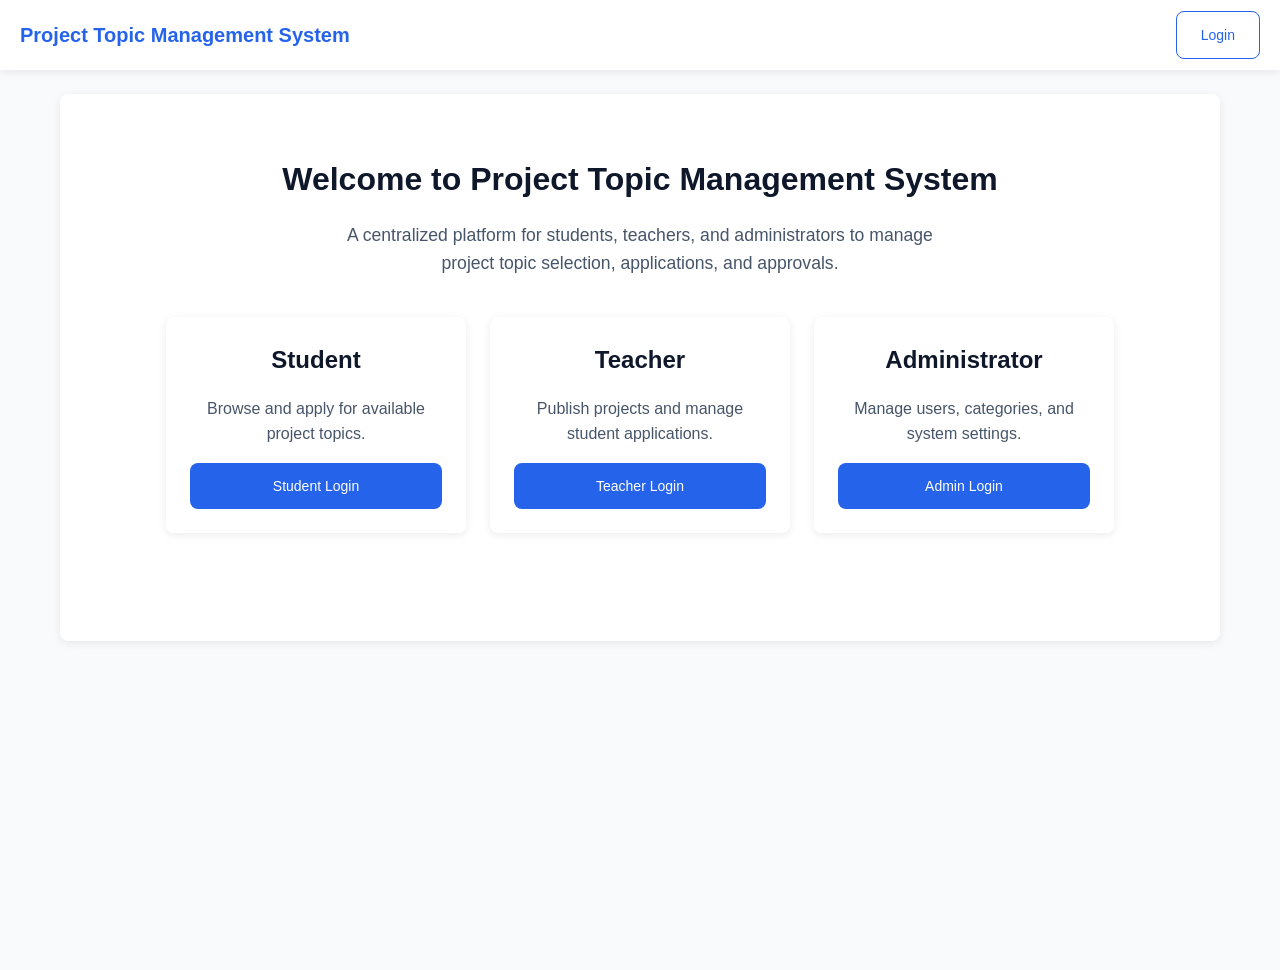
<file: index.html>
<!DOCTYPE html>
<html lang="en">
<head>
    <meta charset="UTF-8">
    <meta name="viewport" content="width=device-width, initial-scale=1.0">
    <title>Project Topic Management System</title>
    <link rel="stylesheet" href="../css/global.css">
</head>
<body>
    <header class="header">
        <div class="header-logo">Project Topic Management System</div>
        <div class="header-user">
            <a href="login.html" class="btn btn-outline">Login</a>
        </div>
    </header>

    <main class="main-content">
        <div class="container">
            <div class="card" style="text-align: center; padding: 60px 40px;">
                <h1 style="font-size: 2rem; margin-bottom: 16px;">Welcome to Project Topic Management System</h1>
                <p style="font-size: 1.1rem; color: var(--text-secondary); max-width: 600px; margin: 0 auto 40px;">
                    A centralized platform for students, teachers, and administrators to manage project topic selection, applications, and approvals.
                </p>

                <div class="row" style="justify-content: center;">
                    <div class="col-6" style="max-width: 280px;">
                        <div class="card" style="text-align: center;">
                            <h2>Student</h2>
                            <p>Browse and apply for available project topics.</p>
                            <a href="login.html" class="btn btn-primary btn-full">Student Login</a>
                        </div>
                    </div>
                    <div class="col-6" style="max-width: 280px;">
                        <div class="card" style="text-align: center;">
                            <h2>Teacher</h2>
                            <p>Publish projects and manage student applications.</p>
                            <a href="login.html" class="btn btn-primary btn-full">Teacher Login</a>
                        </div>
                    </div>
                    <div class="col-6" style="max-width: 280px;">
                        <div class="card" style="text-align: center;">
                            <h2>Administrator</h2>
                            <p>Manage users, categories, and system settings.</p>
                            <a href="login.html" class="btn btn-primary btn-full">Admin Login</a>
                        </div>
                    </div>
                </div>
            </div>
        </div>
    </main>
</body>
</html>
</file>
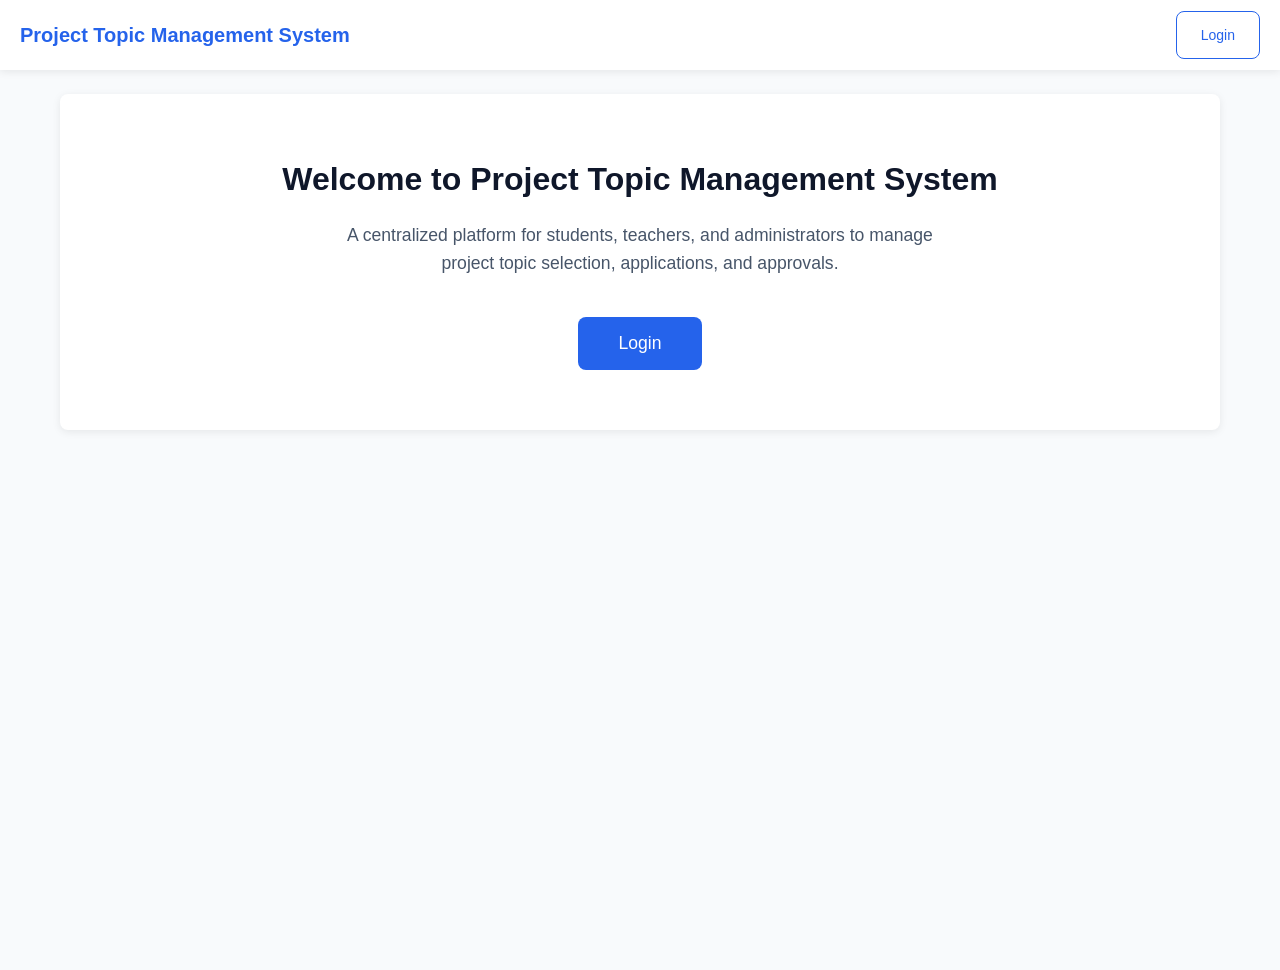
<file: html/index.html>
<!DOCTYPE html>
<html lang="en">
<head>
    <meta charset="UTF-8">
    <meta name="viewport" content="width=device-width, initial-scale=1.0">
    <title>Project Topic Management System</title>
    <link rel="stylesheet" href="../css/global.css">
</head>
<body>
    <header class="header">
        <div class="header-logo">Project Topic Management System</div>
        <div class="header-user">
            <a href="login.html" class="btn btn-outline">Login</a>
        </div>
    </header>

    <main class="main-content">
        <div class="container">
            <div class="card" style="text-align: center; padding: 60px 40px;">
                <h1 style="font-size: 2rem; margin-bottom: 16px;">Welcome to Project Topic Management System</h1>
                <p style="font-size: 1.1rem; color: var(--text-secondary); max-width: 600px; margin: 0 auto 40px;">
                    A centralized platform for students, teachers, and administrators to manage project topic selection, applications, and approvals.
                </p>

                <!-- 统一登录按钮 -->
                <div style="text-align: center;">
                    <a href="login.html" class="btn btn-primary" style="padding: 12px 40px; font-size: 1.1rem;">Login</a>
                </div>
            </div>
        </div>
    </main>
</body>
</html>
</file>
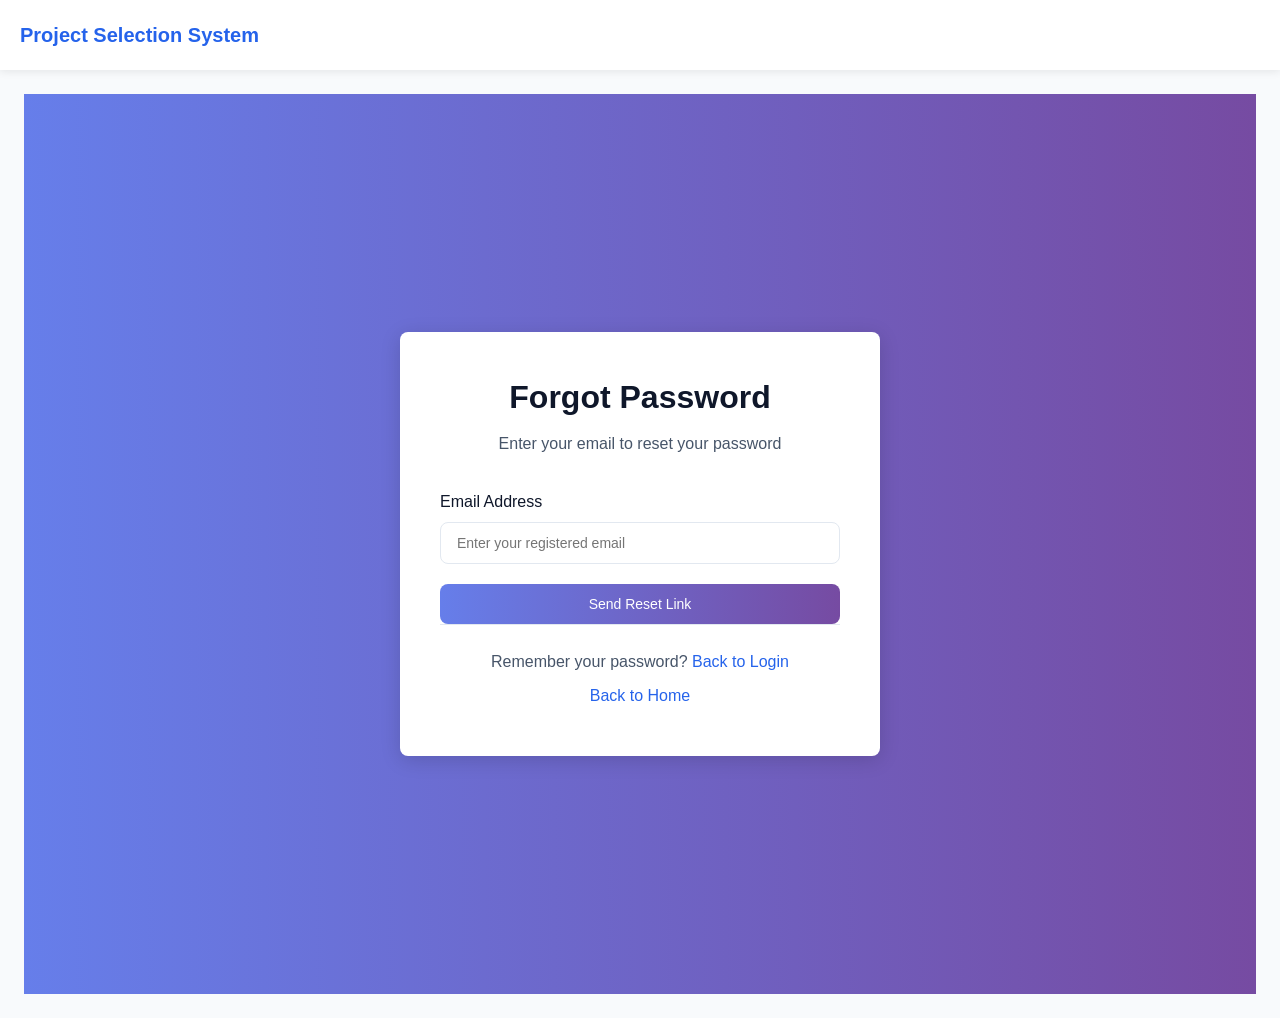
<file: forgot-password.html>
<!DOCTYPE html>
<html lang="en">
<head>
    <meta charset="UTF-8">
    <meta name="viewport" content="width=device-width, initial-scale=1.0">
    <title>Forgot Password | Project Selection System</title>
    <!-- Path fix: from common/html/ to common/css/, use ../css/ -->
    <link rel="stylesheet" href="../css/global.css">
    <link rel="stylesheet" href="../css/forgot-password.css">
</head>
<body>
    <header class="header">
        <div class="header-logo" id="logoHome">Project Selection System</div>
    </header>

    <main class="main-content">
        <div class="auth-container">
            <div class="auth-card">
                <div class="auth-header">
                    <h1>Forgot Password</h1>
                    <p>Enter your email to reset your password</p>
                </div>

                <form id="forgotPasswordForm">
                    <div class="form-group">
                        <label>Email Address</label>
                        <input type="email" id="resetEmail" placeholder="Enter your registered email" required>
                    </div>

                    <button type="submit" class="btn btn-primary btn-full">Send Reset Link</button>
                    <div id="forgotMessage" class="message-area"></div>
                </form>

                <div class="auth-footer">
                    <p>Remember your password? <a href="login.html">Back to Login</a></p>
                    <p><a href="./index.html">Back to Home</a></p>
                </div>
            </div>
        </div>
    </main>

    <script src="https://code.jquery.com/jquery-3.7.1.min.js"></script>
    <script src="../js/utils.js"></script>
    <script>
        $(document).ready(function() {
            $('#logoHome').on('click', function() {
                window.location.href = "index.html";
            });

            $('#forgotPasswordForm').on('submit', function(e) {
                e.preventDefault();
                const email = $('#resetEmail').val().trim();
                if (!email) {
                    $('#forgotMessage').text('Please enter your email').removeClass('success').addClass('error');
                    return;
                }
                $('#forgotMessage').text('Reset link sent! Please check your email').removeClass('error').addClass('success');
                setTimeout(() => {
                    window.location.href = 'login.html';
                }, 3000);
            });
        });
    </script>
</body>
</html>
</file>
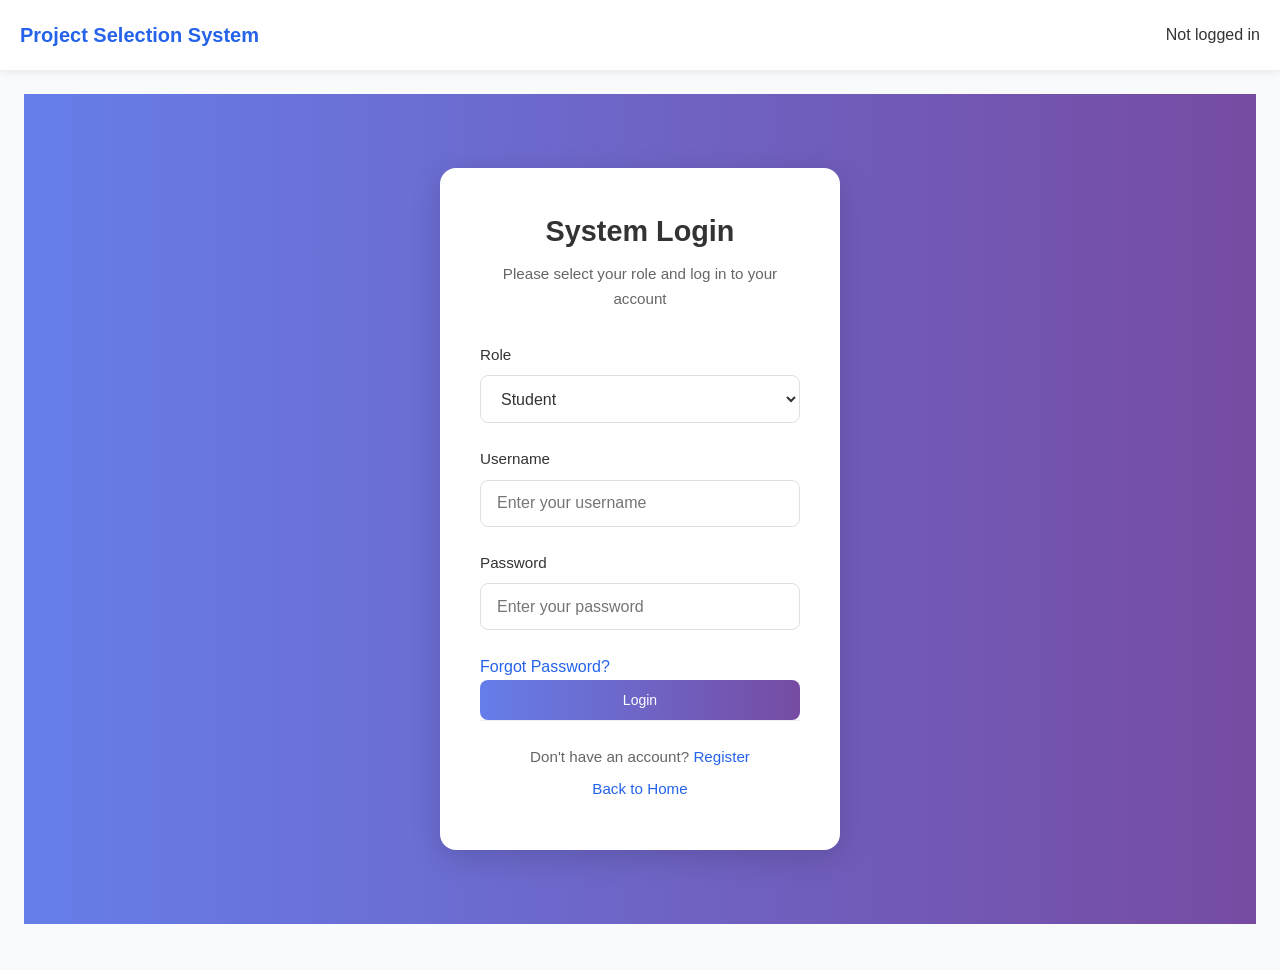
<file: login.html>
<!DOCTYPE html>
<html lang="en">
<head>
    <meta charset="UTF-8">
    <meta name="viewport" content="width=device-width, initial-scale=1.0">
    <title>Login | Project Selection System</title>
    <!-- Reference global styles (path correct: from common/html/ to common/css/, ../css/) -->
    <link rel="stylesheet" href="../css/global.css">
    <!-- Reference login page exclusive styles (corresponds to login.css in your common/css) -->
    <link rel="stylesheet" href="../css/login.css">
</head>
<body>
    <header class="header">
        <div class="header-logo" id="logoHome">Project Selection System</div>
        <div class="header-user" id="userInfoArea"></div>
    </header>

    <main class="main-content">
        <div class="auth-container">
            <div class="auth-card">
                <div class="auth-header">
                    <h1>System Login</h1>
                    <p>Please select your role and log in to your account</p>
                </div>

                <form id="loginForm">
                    <div class="form-group">
                        <label>Role</label>
                        <select id="loginRole" required>
                            <option value="STUDENT">Student</option>
                            <option value="TEACHER">Teacher</option>
                            <option value="ADMIN">Administrator</option>
                        </select>
                    </div>

                    <div class="form-group">
                        <label>Username</label>
                        <input type="text" id="loginUsername" placeholder="Enter your username" required>
                    </div>

                    <div class="form-group">
                        <label>Password</label>
                        <input type="password" id="loginPassword" placeholder="Enter your password" required>
                    </div>

                    <!-- Same level jump: write filename directly -->
                    <div class="form-options">
                        <a href="forgot-password.html" class="forgot-link">Forgot Password?</a>
                    </div>

                    <button type="submit" class="btn btn-primary btn-full">Login</button>
                    <div id="loginMessage" class="message-area"></div>
                </form>

                <div class="auth-footer">
                    <p>Don't have an account? <a href="register.html">Register</a></p>
                    <!-- Return to home path: from common/html/ to frontend/, need ../ twice -->
                    <p><a href="./index.html">Back to Home</a></p>
                </div>
            </div>
        </div>
    </main>

    <script src="https://code.jquery.com/jquery-3.7.1.min.js"></script>
    <!-- Reference common JS (path correct) -->
    <script src="../js/utils.js"></script>
    <script src="../js/api.js"></script>
    <script>
        if (!mockUsers || mockUsers.length === 0) {
            mockUsers = [
                { id: 1, username: "student1", password: "123", role: "STUDENT", name: "John Doe", email: "s1@test.com" },
                { id: 2, username: "teacher1", password: "123", role: "TEACHER", name: "Prof. Smith", email: "t1@test.com" },
                { id: 3, username: "admin1", password: "123", role: "ADMIN", name: "System Admin", email: "admin@test.com" }
            ];
            saveUsers(mockUsers);
        }

        currentUser = null;
        const SESSION_KEY = 'project_system_user';

        function saveSession() {
            if (currentUser) {
                sessionStorage.setItem(SESSION_KEY, JSON.stringify(currentUser));
            } else {
                sessionStorage.removeItem(SESSION_KEY);
            }
        }

        function loadSession() {
            const stored = sessionStorage.getItem(SESSION_KEY);
            if (stored) {
                try {
                    currentUser = JSON.parse(stored);
                } catch (e) {
                    currentUser = null;
                }
            } else {
                currentUser = null;
            }
        }

        function showMessage(selector, msg, type) {
            const $msgDiv = $(selector);
            $msgDiv.text(msg).removeClass('message-success message-error').addClass('message-' + type).show();
            setTimeout(() => {
                $msgDiv.hide().text('').removeClass('message-' + type);
            }, 3000);
        }

        function updateHeader() {
            if (currentUser && currentUser.name) {
                let roleText = '';
                switch (currentUser.role) {
                    case 'STUDENT': roleText = 'Student'; break;
                    case 'TEACHER': roleText = 'Teacher'; break;
                    case 'ADMIN': roleText = 'Admin'; break;
                    default: roleText = '';
                }
                $('#userInfoArea').html(`Welcome, ${currentUser.name} (${roleText}) | <a href="#" id="logoutBtn" style="color:#667eea; text-decoration:none;">Logout</a>`);
                $('#logoutBtn').on('click', function(e) {
                    e.preventDefault();
                    currentUser = null;
                    localStorage.removeItem('authToken');
                    saveSession();
                    window.location.reload();
                });
            } else {
                $('#userInfoArea').html('Not logged in');
            }
        }

        // Adapt to your role directory structure
        function getRedirectUrl(role) {
            switch (role) {
                case 'STUDENT':
                    return "../../student/html/student-dashboard.html";
                case 'TEACHER':
                    return "../../teacher/html/teacher.html";
                case 'ADMIN':
                    return "../../ administrator/html/administrator.html";
                default:
                    return "../../index.html";
            }
        }

        async function handleLogin(role, username, password) {
            try {
                const data = await AuthAPI.login(username, password);
                localStorage.setItem('authToken', data.token);
                localStorage.setItem('currentUser', JSON.stringify(data.user));
                showMessage('#loginMessage', 'Login successful, redirecting...', 'success');
                setTimeout(() => {
                    window.location.href = getRedirectUrl(data.user.role);
                }, 800);
            } catch (err) {
                showMessage('#loginMessage', err.message || 'Login failed', 'error');
            }
        }

        $(document).ready(function() {
            loadSession();
            if (currentUser) {
                window.location.href = getRedirectUrl(currentUser.role);
                return;
            }
            updateHeader();

            $('#logoHome').on('click', function() {
                window.location.href = "index.html";
            });

            $('#loginForm').on('submit', function(e) {
                e.preventDefault();
                const role = $('#loginRole').val();
                const username = $('#loginUsername').val().trim();
                const password = $('#loginPassword').val();

                if (!username || !password) {
                    showMessage('#loginMessage', 'Please enter username and password', 'error');
                    return;
                }

                handleLogin(role, username, password);
            });
        });
    </script>
</body>
</html>
</file>
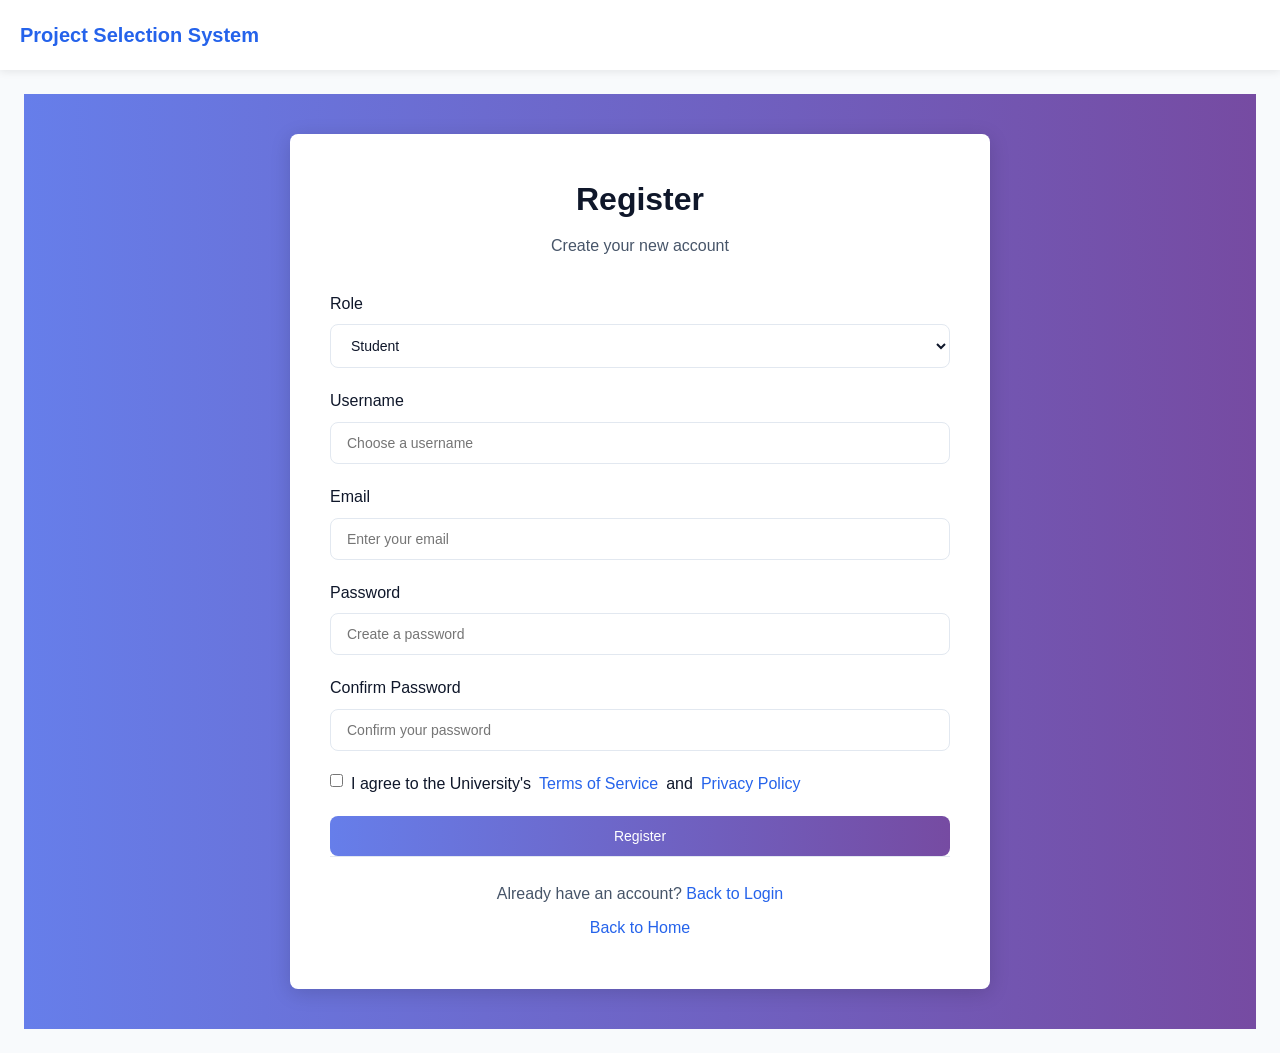
<file: register.html>
<!DOCTYPE html>
<html lang="en">
<head>
    <meta charset="UTF-8">
    <meta name="viewport" content="width=device-width, initial-scale=1.0">
    <title>Register | Project Selection System</title>
    <!-- Path fix: from common/html/ to common/css/, use ../css/ -->
    <link rel="stylesheet" href="../css/global.css">
    <link rel="stylesheet" href="../css/register.css">
</head>
<body>
    <header class="header">
        <div class="header-logo" id="logoHome">Project Selection System</div>
    </header>

    <main class="main-content">
        <div class="auth-container">
            <div class="auth-card">
                <div class="auth-header">
                    <h1>Register</h1>
                    <p>Create your new account</p>
                </div>

                <form id="registerForm">
                    <div class="form-group">
                        <label>Role</label>
                        <select id="registerRole" required>
                            <option value="STUDENT">Student</option>
                            <option value="TEACHER">Teacher</option>
                            <option value="ADMIN">Administrator</option>
                        </select>
                    </div>

                    <div class="form-group">
                        <label>Username</label>
                        <input type="text" id="registerUsername" placeholder="Choose a username" required>
                    </div>

                    <div class="form-group">
                        <label>Email</label>
                        <input type="email" id="registerEmail" placeholder="Enter your email" required>
                    </div>

                    <div class="form-group">
                        <label>Password</label>
                        <input type="password" id="registerPassword" placeholder="Create a password" required>
                    </div>

                    <div class="form-group">
                        <label>Confirm Password</label>
                        <input type="password" id="registerConfirmPassword" placeholder="Confirm your password" required>
                    </div>

                    <div class="form-group">
                        <label class="checkbox-label">
                            <input type="checkbox" id="agreeTerms" required>
                            I agree to the University's <a href="#">Terms of Service</a> and <a href="#">Privacy Policy</a>
                        </label>
                    </div>

                    <button type="submit" class="btn btn-primary btn-full">Register</button>
                    <div id="registerMessage" class="message-area"></div>
                </form>

                <div class="auth-footer">
                    <p>Already have an account? <a href="login.html">Back to Login</a></p>
                    <p><a href="./index.html">Back to Home</a></p>
                </div>
            </div>
        </div>
    </main>

    <script src="https://code.jquery.com/jquery-3.7.1.min.js"></script>
    <script src="../js/utils.js"></script>
    <script src="../js/api.js"></script>
    <script>
        $(document).ready(function() {
            $('#logoHome').on('click', function() {
                window.location.href = "index.html";
            });

            $('#registerForm').on('submit', async function(e) {
                e.preventDefault();
                const role = $('#registerRole').val();
                const username = $('#registerUsername').val().trim();
                const email = $('#registerEmail').val().trim();
                const password = $('#registerPassword').val();
                const confirmPassword = $('#registerConfirmPassword').val();
                const agreeTerms = $('#agreeTerms').is(':checked');

                if (!username || !email || !password || !confirmPassword) {
                    $('#registerMessage').text('Please fill in all fields').removeClass('message-success').addClass('message-error').show();
                    return;
                }
                if (password !== confirmPassword) {
                    $('#registerMessage').text('Passwords do not match').removeClass('message-success').addClass('message-error').show();
                    return;
                }
                if (password.length < 6) {
                    $('#registerMessage').text('Password must be at least 6 characters').removeClass('message-success').addClass('message-error').show();
                    return;
                }
                if (!agreeTerms) {
                    $('#registerMessage').text('Please agree to the Terms of Service and Privacy Policy').removeClass('message-success').addClass('message-error').show();
                    return;
                }

                try {
                    await AuthAPI.register({
                        username: username,
                        password: password,
                        email: email,
                        fullName: username,
                        role: role
                    });
                    $('#registerMessage').text('Registration successful! Redirecting to login...').removeClass('message-error').addClass('message-success').show();
                    setTimeout(() => {
                        window.location.href = 'login.html';
                    }, 2000);
                } catch (err) {
                    $('#registerMessage').text(err.message || 'Registration failed').removeClass('message-success').addClass('message-error').show();
                }
            });
        });
    </script>
</body>
</html>
</file>
<file: css/global.css>
* {
    margin: 0;
    padding: 0;
    box-sizing: border-box;
    font-family: 'Arial', sans-serif;
}
:root {
    --primary-color: #2563eb;
    --primary-hover: #1d4ed8;
    --secondary-color: #64748b;
    --success-color: #16a34a;
    --warning-color: #d97706;
    --danger-color: #dc2626;
    --disabled-color: #94a3b8;
    --white: #ffffff;
    --background: #f8fafc;
    --border-color: #e2e8f0;
    --text-primary: #0f172a;
    --text-secondary: #475569;
    --text-light: #94a3b8;
    --header-height: 70px;
    --sidebar-width: 260px;
    --container-max-width: 1200px;
    --border-radius: 8px;
    --box-shadow: 0 2px 8px rgba(0, 0, 0, 0.08);
}
body {
    background-color: var(--background);
    color: var(--text-primary);
    line-height: 1.6;
    min-height: 100vh;
}
h1, h2, h3, h4, h5, h6 {
    font-weight: 600;
    color: var(--text-primary);
    margin-bottom: 16px;
}
p {
    margin-bottom: 16px;
    color: var(--text-secondary);
}
a {
    text-decoration: none;
    color: var(--primary-color);
    transition: color 0.2s ease;
}
a:hover {
    color: var(--primary-hover);
}
input, select, textarea {
    width: 100%;
    padding: 12px 16px;
    border: 1px solid var(--border-color);
    border-radius: var(--border-radius);
    font-size: 14px;
    color: var(--text-primary);
    background-color: var(--white);
    transition: border-color 0.2s ease, box-shadow 0.2s ease;
}
input:focus, select:focus, textarea:focus {
    outline: none;
    border-color: var(--primary-color);
    box-shadow: 0 0 0 3px rgba(37, 99, 235, 0.1);
}
label {
    display: block;
    font-weight: 500;
    margin-bottom: 8px;
    color: var(--text-primary);
}
.form-group {
    margin-bottom: 20px;
}
.btn {
    display: inline-block;
    padding: 12px 24px;
    border: none;
    border-radius: var(--border-radius);
    font-size: 14px;
    font-weight: 500;
    cursor: pointer;
    transition: all 0.2s ease;
    text-align: center;
}
.btn-primary {
    background-color: var(--primary-color);
    color: var(--white);
}
.btn-primary:hover {
    background-color: var(--primary-hover);
}
.btn-success {
    background-color: var(--success-color);
    color: var(--white);
}
.btn-success:hover {
    background-color: #15803d;
}
.btn-danger {
    background-color: var(--danger-color);
    color: var(--white);
}
.btn-danger:hover {
    background-color: #b91c1c;
}
.btn-outline {
    background-color: transparent;
    border: 1px solid var(--primary-color);
    color: var(--primary-color);
}
.btn-outline:hover {
    background-color: var(--primary-color);
    color: var(--white);
}
.btn-sm {
    padding: 6px 12px;
    font-size: 0.85rem;
}
.btn-full {
    width: 100%;
}
.container {
    max-width: var(--container-max-width);
    margin: 0 auto;
    padding: 0 20px;
}
.card {
    background-color: var(--white);
    border-radius: var(--border-radius);
    box-shadow: var(--box-shadow);
    padding: 24px;
    margin-bottom: 24px;
}
.row {
    display: flex;
    flex-wrap: wrap;
    gap: 24px;
    margin-bottom: 24px;
}
.col-6 {
    flex: 1;
    min-width: 300px;
}
.header {
    height: var(--header-height);
    background-color: var(--white);
    box-shadow: var(--box-shadow);
    position: fixed;
    top: 0;
    left: 0;
    right: 0;
    z-index: 100;
    display: flex;
    align-items: center;
    justify-content: space-between;
    padding: 0 20px;
}
.header-logo {
    font-size: 20px;
    font-weight: 700;
    color: var(--primary-color);
    cursor: pointer;
}
.header-user {
    display: flex;
    align-items: center;
    gap: 16px;
}
.main-content {
    margin-top: var(--header-height);
    padding: 24px;
    min-height: calc(100vh - var(--header-height));
}

/* Sidebar Layout */
.sidebar {
    width: var(--sidebar-width);
    background-color: var(--white);
    position: fixed;
    top: var(--header-height);
    left: 0;
    bottom: 0;
    box-shadow: var(--box-shadow);
    padding: 24px 0;
    z-index: 99;
}

.sidebar-menu {
    list-style: none;
}

.sidebar-menu li {
    margin-bottom: 8px;
}

.sidebar-menu li a {
    display: block;
    padding: 12px 24px;
    color: var(--text-secondary);
    transition: all 0.2s ease;
    cursor: pointer;
    text-decoration: none;
}

.sidebar-menu li a:hover,
.sidebar-menu li a.active {
    background-color: rgba(37, 99, 235, 0.1);
    color: var(--primary-color);
    border-left: 4px solid var(--primary-color);
}

/* Offset main-content when sidebar is present */
aside.sidebar + main.main-content {
    margin-left: var(--sidebar-width);
}
.auth-container {
    display: flex;
    align-items: center;
    justify-content: center;
    min-height: calc(100vh - var(--header-height) - 48px);
}
.auth-card {
    background-color: var(--white);
    border-radius: var(--border-radius);
    box-shadow: 0 4px 20px rgba(0, 0, 0, 0.15);
    padding: 40px;
    width: 100%;
    max-width: 450px;
}
.auth-header {
    text-align: center;
    margin-bottom: 32px;
}
.auth-header h1 {
    margin-bottom: 8px;
}
.auth-footer {
    text-align: center;
    border-top: 1px solid var(--border-color);
    padding-top: 24px;
}
.projects-grid {
    display: grid;
    grid-template-columns: repeat(auto-fill, minmax(350px, 1fr));
    gap: 24px;
}
.project-card {
    background-color: var(--white);
    border-radius: var(--border-radius);
    box-shadow: var(--box-shadow);
    padding: 20px;
    transition: transform 0.2s, box-shadow 0.2s;
    cursor: pointer;
}
.project-card:hover {
    transform: translateY(-3px);
    box-shadow: 0 8px 20px rgba(0, 0, 0, 0.12);
}
.project-header {
    display: flex;
    justify-content: space-between;
    align-items: flex-start;
    margin-bottom: 8px;
}
.project-title {
    font-size: 1.2rem;
    font-weight: 600;
    color: var(--primary-color);
    margin-bottom: 0;
    flex: 1;
    margin-right: 16px;
}
.project-supervisor {
    color: var(--primary-color);
    font-weight: 500;
    margin-bottom: 12px;
}
.project-description {
    margin-bottom: 16px;
    line-height: 1.7;
    color: var(--text-secondary);
    display: -webkit-box;
    -webkit-line-clamp: 2;
    -webkit-box-orient: vertical;
    overflow: hidden;
}
.project-meta {
    margin-bottom: 20px;
    padding: 12px;
    background-color: var(--background);
    border-radius: var(--border-radius);
}
.meta-item {
    margin-bottom: 8px;
    font-size: 0.85rem;
    color: var(--text-secondary);
}
.project-actions {
    display: flex;
    gap: 10px;
    justify-content: flex-end;
    margin-top: 16px;
}
.badge {
    display: inline-block;
    padding: 4px 12px;
    border-radius: 12px;
    font-size: 12px;
    font-weight: 500;
}
.badge-pending {
    background-color: #fef3c7;
    color: var(--warning-color);
}
.badge-accepted {
    background-color: #dcfce7;
    color: var(--success-color);
}
.badge-rejected {
    background-color: #fee2e2;
    color: var(--danger-color);
}
.badge-withdrawn {
    background-color: #f1f5f9;
    color: var(--secondary-color);
}
.filter-bar {
    display: flex;
    gap: 16px;
    flex-wrap: wrap;
    align-items: flex-end;
}
.filter-item {
    flex: 1;
    min-width: 150px;
}
.filter-actions {
    display: flex;
    gap: 8px;
}
.back-nav {
    margin-bottom: 20px;
}
.back-link {
    color: var(--text-secondary);
    font-weight: 500;
    display: inline-flex;
    align-items: center;
    gap: 6px;
}
.skills-tags {
    display: flex;
    flex-wrap: wrap;
    gap: 8px;
    margin-top: 8px;
}
.skill-tag {
    display: inline-block;
    padding: 6px 14px;
    background-color: rgba(37, 99, 235, 0.1);
    color: var(--primary-color);
    border-radius: 16px;
    font-size: 13px;
    font-weight: 500;
}
.message-area {
    margin-top: 15px;
    padding: 10px;
    border-radius: 4px;
    font-size: 14px;
    display: none;
}
.message-success {
    background: #d4edda;
    color: #155724;
    border: 1px solid #c3e6cb;
}
.message-error {
    background: #f8d7da;
    color: #721c24;
    border: 1px solid #f5c6cb;
}
.hidden-page {
    display: none;
}
</file>
<file: css/forgot-password.css>
.auth-container {
    min-height: 100vh;
    display: flex;
    align-items: center;
    justify-content: center;
    background: linear-gradient(90deg, #667eea 0%, #764ba2 100%);
    padding: 20px;
}

.btn-primary {
    background: linear-gradient(90deg, #667eea 0%, #764ba2 100%);
    color: white;
    border: none;
    transition: opacity 0.3s ease;
}

.btn-primary:hover {
    opacity: 0.9;
    background: linear-gradient(90deg, #667eea 0%, #764ba2 100%);
}

.auth-card {
    background-color: var(--white);
    border-radius: var(--border-radius);
    box-shadow: 0 4px 20px rgba(0, 0, 0, 0.15);
    padding: 40px;
    width: 100%;
    max-width: 480px;
}

.auth-header {
    text-align: center;
    margin-bottom: 32px;
}

.auth-header h1 {
    margin-bottom: 8px;
}

.auth-form {
    margin-bottom: 24px;
}

.form-hint {
    font-size: 12px;
    color: var(--text-light);
    margin-top: 8px;
    margin-bottom: 0;
    line-height: 1.5;
}

.btn-full {
    width: 100%;
}

.auth-footer {
    text-align: center;
    border-top: 1px solid var(--border-color);
    padding-top: 24px;
}

.auth-footer p {
    margin-bottom: 8px;
}
</file>
<file: css/login.css>
/* Global base reset (compatible with your global.css, avoid conflicts) */
* {
    margin: 0;
    padding: 0;
    box-sizing: border-box;
    font-family: 'Segoe UI', Tahoma, Geneva, Verdana, sans-serif;
}

body {
    color: #333;
}

.auth-container {
    min-height: calc(100vh - 70px);
    display: flex;
    align-items: center;
    justify-content: center;
    background: linear-gradient(90deg, #667eea 0%, #764ba2 100%);
    padding: 20px;
}

.auth-card {
    background-color: white;
    border-radius: 16px;
    box-shadow: 0 8px 30px rgba(0, 0, 0, 0.15);
    padding: 40px;
    width: 100%;
    max-width: 400px;
}

.auth-header {
    text-align: center;
    margin-bottom: 32px;
}

.auth-header h1 {
    font-size: 1.8rem;
    color: #333;
    margin-bottom: 8px;
}

.auth-header p {
    color: #666;
    font-size: 0.95rem;
}

.auth-footer {
    text-align: center;
    border-top: 1px solid #eee;
    padding-top: 24px;
}

.auth-footer p {
    margin-bottom: 8px;
    color: #666;
    font-size: 0.95rem;
}

/* Top navigation bar */
.navbar {
    background-color: rgba(255, 255, 255, 0.95);
    padding: 1rem 2rem;
    box-shadow: 0 2px 10px rgba(0, 0, 0, 0.05);
}

.nav-container {
    max-width: 1200px;
    margin: 0 auto;
    display: flex;
    justify-content: space-between;
    align-items: center;
}

.nav-brand {
    font-size: 1.5rem;
    font-weight: 600;
    color: #333;
}

.nav-status {
    color: #666;
    font-size: 0.95rem;
}

/* Login card container */
.login-container {
    display: flex;
    justify-content: center;
    align-items: center;
    min-height: calc(100vh - 70px);
    padding: 2rem;
}

/* Login card core styles (white rounded corners + shadow) */
.login-card {
    background-color: white;
    border-radius: 16px;
    box-shadow: 0 8px 30px rgba(0, 0, 0, 0.15);
    padding: 2.5rem;
    width: 100%;
    max-width: 400px;
}

.login-header {
    text-align: center;
    margin-bottom: 2rem;
}

.login-header h2 {
    font-size: 1.8rem;
    color: #333;
    margin-bottom: 0.5rem;
}

.login-header p {
    color: #666;
    font-size: 0.95rem;
}

/* Form general styles */
.login-form {
    margin-bottom: 2rem;
}

.form-group {
    margin-bottom: 1.5rem;
}

.form-group label {
    display: block;
    font-size: 0.95rem;
    font-weight: 500;
    color: #333;
    margin-bottom: 0.5rem;
}

.form-group input,
.form-group select {
    width: 100%;
    padding: 0.85rem 1rem;
    border: 1px solid #e0e0e0;
    border-radius: 8px;
    font-size: 1rem;
    color: #333;
    background-color: #fff;
    transition: border-color 0.3s ease;
}

.form-group input:focus,
.form-group select:focus {
    outline: none;
    border-color: #667eea;
    box-shadow: 0 0 0 3px rgba(102, 126, 234, 0.1);
}

/* Password input + forgot password link */
.password-input-wrapper {
    position: relative;
}

.forgot-password-link {
    position: absolute;
    right: 0;
    top: 50%;
    transform: translateY(-50%);
    font-size: 0.85rem;
    color: #667eea;
    text-decoration: none;
    padding: 0 1rem;
}

.forgot-password-link:hover {
    text-decoration: underline;
}

/* Gradient button (same color scheme as background) */
.btn-primary {
    background: linear-gradient(90deg, #667eea 0%, #764ba2 100%);
    color: white;
    border: none;
    transition: opacity 0.3s ease;
}

.btn-primary:hover {
    opacity: 0.9;
    background: linear-gradient(90deg, #667eea 0%, #764ba2 100%);
}

/* Bottom link area */
.login-footer {
    text-align: center;
    border-top: 1px solid #eee;
    padding-top: 1.5rem;
}

.login-footer p {
    margin-bottom: 1rem;
    color: #666;
    font-size: 0.95rem;
}

.register-link,
.back-home-link {
    color: #667eea;
    text-decoration: none;
    font-weight: 500;
}

.register-link:hover,
.back-home-link:hover {
    text-decoration: underline;
}

/* Responsive adaptation (works on mobile too) */
@media (max-width: 480px) {
    .login-card {
        padding: 2rem 1.5rem;
    }

    .navbar {
        padding: 1rem;
    }

    .nav-brand {
        font-size: 1.2rem;
    }
}
</file>
<file: css/register.css>
.auth-container {
    min-height: 100vh;
    display: flex;
    align-items: center;
    justify-content: center;
    background: linear-gradient(90deg, #667eea 0%, #764ba2 100%);
    padding: 40px 20px;
}

.btn-primary {
    background: linear-gradient(90deg, #667eea 0%, #764ba2 100%);
    color: white;
    border: none;
    transition: opacity 0.3s ease;
}

.btn-primary:hover {
    opacity: 0.9;
    background: linear-gradient(90deg, #667eea 0%, #764ba2 100%);
}

.auth-card {
    background-color: var(--white);
    border-radius: var(--border-radius);
    box-shadow: 0 4px 20px rgba(0, 0, 0, 0.15);
    padding: 40px;
    width: 100%;
    max-width: 700px;
}

.auth-header {
    text-align: center;
    margin-bottom: 32px;
}

.auth-header h1 {
    margin-bottom: 8px;
}

.auth-form {
    margin-bottom: 24px;
}

.row {
    display: flex;
    gap: 20px;
    margin-bottom: 0;
}

.col-6 {
    flex: 1;
}

.checkbox-label {
    display: flex;
    align-items: flex-start;
    gap: 8px;
    font-weight: 400;
    cursor: pointer;
}

.checkbox-label input[type="checkbox"] {
    width: auto;
    margin-top: 3px;
}

.btn-full {
    width: 100%;
}

.auth-footer {
    text-align: center;
    border-top: 1px solid var(--border-color);
    padding-top: 24px;
}

.auth-footer p {
    margin-bottom: 8px;
}
</file>
